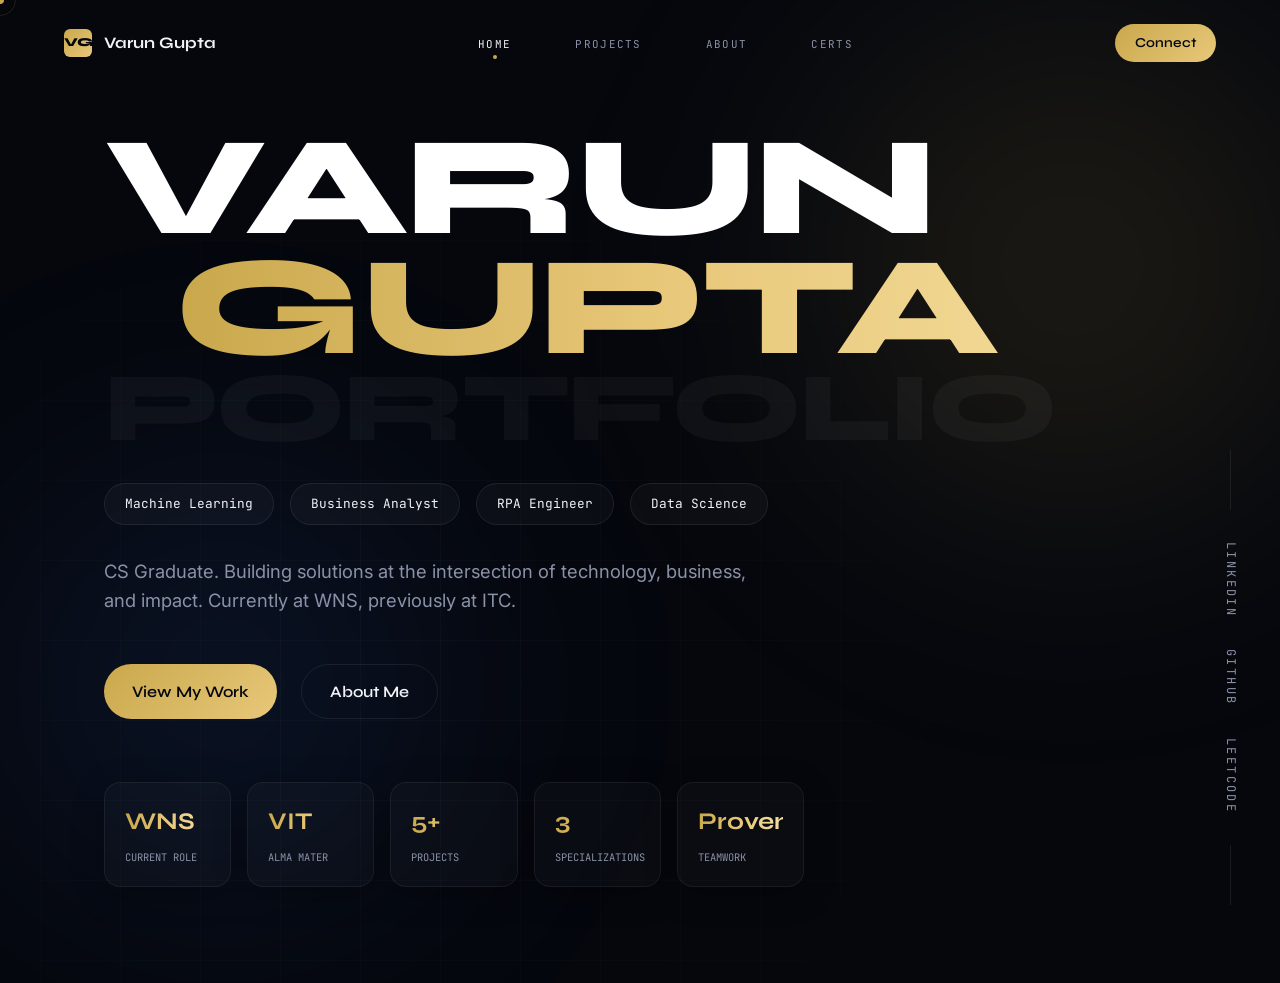
<file: index.html>
<!DOCTYPE html>
<html lang="en">
<head>
    <meta charset="UTF-8">
    <meta name="viewport" content="width=device-width, initial-scale=1.0">
    <title>Varun Gupta | Portfolio</title>
    <link rel="stylesheet" href="assets/shared.css">
    <style>
        .hero {
            display: flex;
            flex-direction: column;
            justify-content: flex-end;
            padding-bottom: 6rem;
            position: relative;
        }
        .live-badge {
            display: inline-flex;
            align-items: center;
            gap: 0.5rem;
            padding: 0.5rem 1rem;
            background: var(--glass);
            border: 1px solid var(--glass-border);
            border-radius: 20px;
            font-family: var(--font-mono);
            font-size: 0.75rem;
            color: var(--text2);
            width: fit-content;
            margin-bottom: 2rem;
        }
        .live-dot {
            width: 6px; height: 6px;
            background: var(--gold);
            border-radius: 50%;
            animation: blink 2s infinite;
        }
        .hero-name {
            font-family: var(--font-display);
            font-size: clamp(4rem, 11vw, 10.5rem);
            font-weight: 800;
            line-height: 0.85;
            margin-bottom: 2rem;
            letter-spacing: -0.02em;
        }
        .name-1 { color: #fff; display: block; }
        .name-2 { display: block; margin-left: 0.5em; }
        .name-3 { color: rgba(255,255,255,0.04); display: block; font-size: 0.7em; }
        
        .roles-row {
            display: flex;
            flex-wrap: wrap;
            gap: 1rem;
            margin-bottom: 2rem;
        }
        .role-pill {
            padding: 0.6rem 1.25rem;
            background: var(--glass);
            border: 1px solid var(--glass-border);
            border-radius: 30px;
            font-family: var(--font-mono);
            font-size: 0.8rem;
            color: var(--text);
            backdrop-filter: blur(10px);
            -webkit-backdrop-filter: blur(10px);
        }
        .hero-desc {
            font-size: 1.15rem;
            color: var(--text2);
            max-width: 650px;
            margin-bottom: 3rem;
            line-height: 1.6;
        }
        .hero-btns {
            display: flex;
            gap: 1.5rem;
            margin-bottom: 4rem;
        }
        .stats-bar {
            display: flex;
            gap: 1rem;
            max-width: 700px;
            flex-wrap: wrap;
        }
        .stat-tile {
            flex: 1;
            min-width: 120px;
            display: flex;
            flex-direction: column;
            gap: 0.5rem;
            padding: 1.25rem;
        }
        .stat-num {
            font-family: var(--font-display);
            font-size: 1.5rem;
            font-weight: 700;
        }
        .stat-label {
            font-family: var(--font-mono);
            font-size: 0.65rem;
            color: var(--text2);
            text-transform: uppercase;
        }
        .social-strip {
            position: fixed;
            right: 2.5rem;
            top: 50%;
            transform: translateY(-50%);
            display: flex;
            flex-direction: column;
            align-items: center;
            gap: 2rem;
            z-index: 100;
        }
        .social-line {
            width: 1px;
            height: 60px;
            background: var(--glass-border);
        }
        .social-strip a {
            writing-mode: vertical-rl;
            text-decoration: none;
            color: var(--text2);
            font-family: var(--font-mono);
            font-size: 0.75rem;
            letter-spacing: 0.2em;
            transition: color 0.3s ease;
            text-transform: uppercase;
        }
        .social-strip a:hover {
            color: var(--gold);
        }
        
        .hero-grid {
            position: absolute;
            top: 0; left: 0; width: 100%; height: 100%;
            background-image: 
              linear-gradient(rgba(255,255,255,0.022) 1px, transparent 1px),
              linear-gradient(90deg, rgba(255,255,255,0.022) 1px, transparent 1px);
            background-size: 80px 80px;
            mask-image: radial-gradient(circle at 30% 70%, black 10%, transparent 70%);
            -webkit-mask-image: radial-gradient(circle at 30% 70%, black 10%, transparent 70%);
            z-index: -1;
            pointer-events: none;
        }

        .scroll-down {
            position: absolute;
            bottom: 2rem;
            right: 0;
            display: flex;
            align-items: center;
            gap: 1rem;
            font-family: var(--font-mono);
            font-size: 0.7rem;
            color: var(--text2);
            text-transform: uppercase;
            letter-spacing: 0.1em;
        }
        .mouse {
            width: 20px;
            height: 32px;
            border: 2px solid var(--text2);
            border-radius: 12px;
            position: relative;
        }
        .mouse-dot {
            width: 4px; height: 4px;
            background: var(--text2);
            border-radius: 50%;
            position: absolute;
            top: 6px; left: 50%;
            margin-left: -2px;
            animation: scrollAnim 1.5s infinite;
        }

        @media (max-width: 900px) {
            .social-strip { display: none; }
            .hero-btns { flex-direction: column; }
            .scroll-down { display: none; }
            .name-2 { margin-left: 0; }
        }
    </style>
</head>
<body>
    <div class="orb orb-gold"></div>
    <div class="orb orb-blue"></div>

    <nav>
        <a href="index.html" class="nav-logo">
            <div class="nav-logo-box">VG</div>
            Varun Gupta
        </a>
        <ul class="nav-links">
            <li><a href="index.html">Home</a></li>
            <li><a href="projects.html">Projects</a></li>
            <li><a href="about.html">About</a></li>
            <li><a href="certifications.html">Certs</a></li>
        </ul>
        <a href="connect.html" class="nav-connect">Connect</a>
    </nav>

    <div class="social-strip reveal rd3">
        <div class="social-line"></div>
        <a href="https://www.linkedin.com/in/varungupta004/" target="_blank">LinkedIn</a>
        <a href="https://github.com/varungupta04" target="_blank">GitHub</a>
        <a href="https://leetcode.com/u/varun_gupta_04/" target="_blank">LeetCode</a>
        <div class="social-line"></div>
    </div>

    <main class="page-wrap hero page-enter">
        <div class="hero-grid"></div>
        


        <h1 class="hero-name reveal rd1">
            <span class="name-1">VARUN</span>
            <span class="name-2 gradient-text">GUPTA</span>
            <span class="name-3">PORTFOLIO</span>
        </h1>

        <div class="roles-row reveal rd2">
            <div class="role-pill">Machine Learning</div>
            <div class="role-pill">Business Analyst</div>
            <div class="role-pill">RPA Engineer</div>
            <div class="role-pill">Data Science</div>
        </div>

        <p class="hero-desc reveal rd2">
            CS Graduate. Building solutions at the intersection of technology, business, and impact. Currently at WNS, previously at ITC.
        </p>

        <div class="hero-btns reveal rd3">
            <a href="projects.html" class="btn-gold">View My Work</a>
            <a href="about.html" class="btn-outline">About Me</a>
        </div>

        <div class="stats-bar reveal rd4">
            <div class="glass-card stat-tile">
                <div class="stat-num gradient-text">WNS</div>
                <div class="stat-label">Current Role</div>
            </div>
            <div class="glass-card stat-tile">
                <div class="stat-num gradient-text">VIT</div>
                <div class="stat-label">Alma Mater</div>
            </div>
            <div class="glass-card stat-tile">
                <div class="stat-num gradient-text">5+</div>
                <div class="stat-label">Projects</div>
            </div>
            <div class="glass-card stat-tile">
                <div class="stat-num gradient-text">3</div>
                <div class="stat-label">Specializations</div>
            </div>
            <div class="glass-card stat-tile">
                <div class="stat-num gradient-text">Proven</div>
                <div class="stat-label">Teamwork</div>
            </div>
        </div>

        <div class="scroll-down reveal rd4">
            Explore
            <div class="mouse">
                <div class="mouse-dot"></div>
            </div>
        </div>
    </main>

    <script src="assets/shared.js"></script>
</body>
</html>
</file>
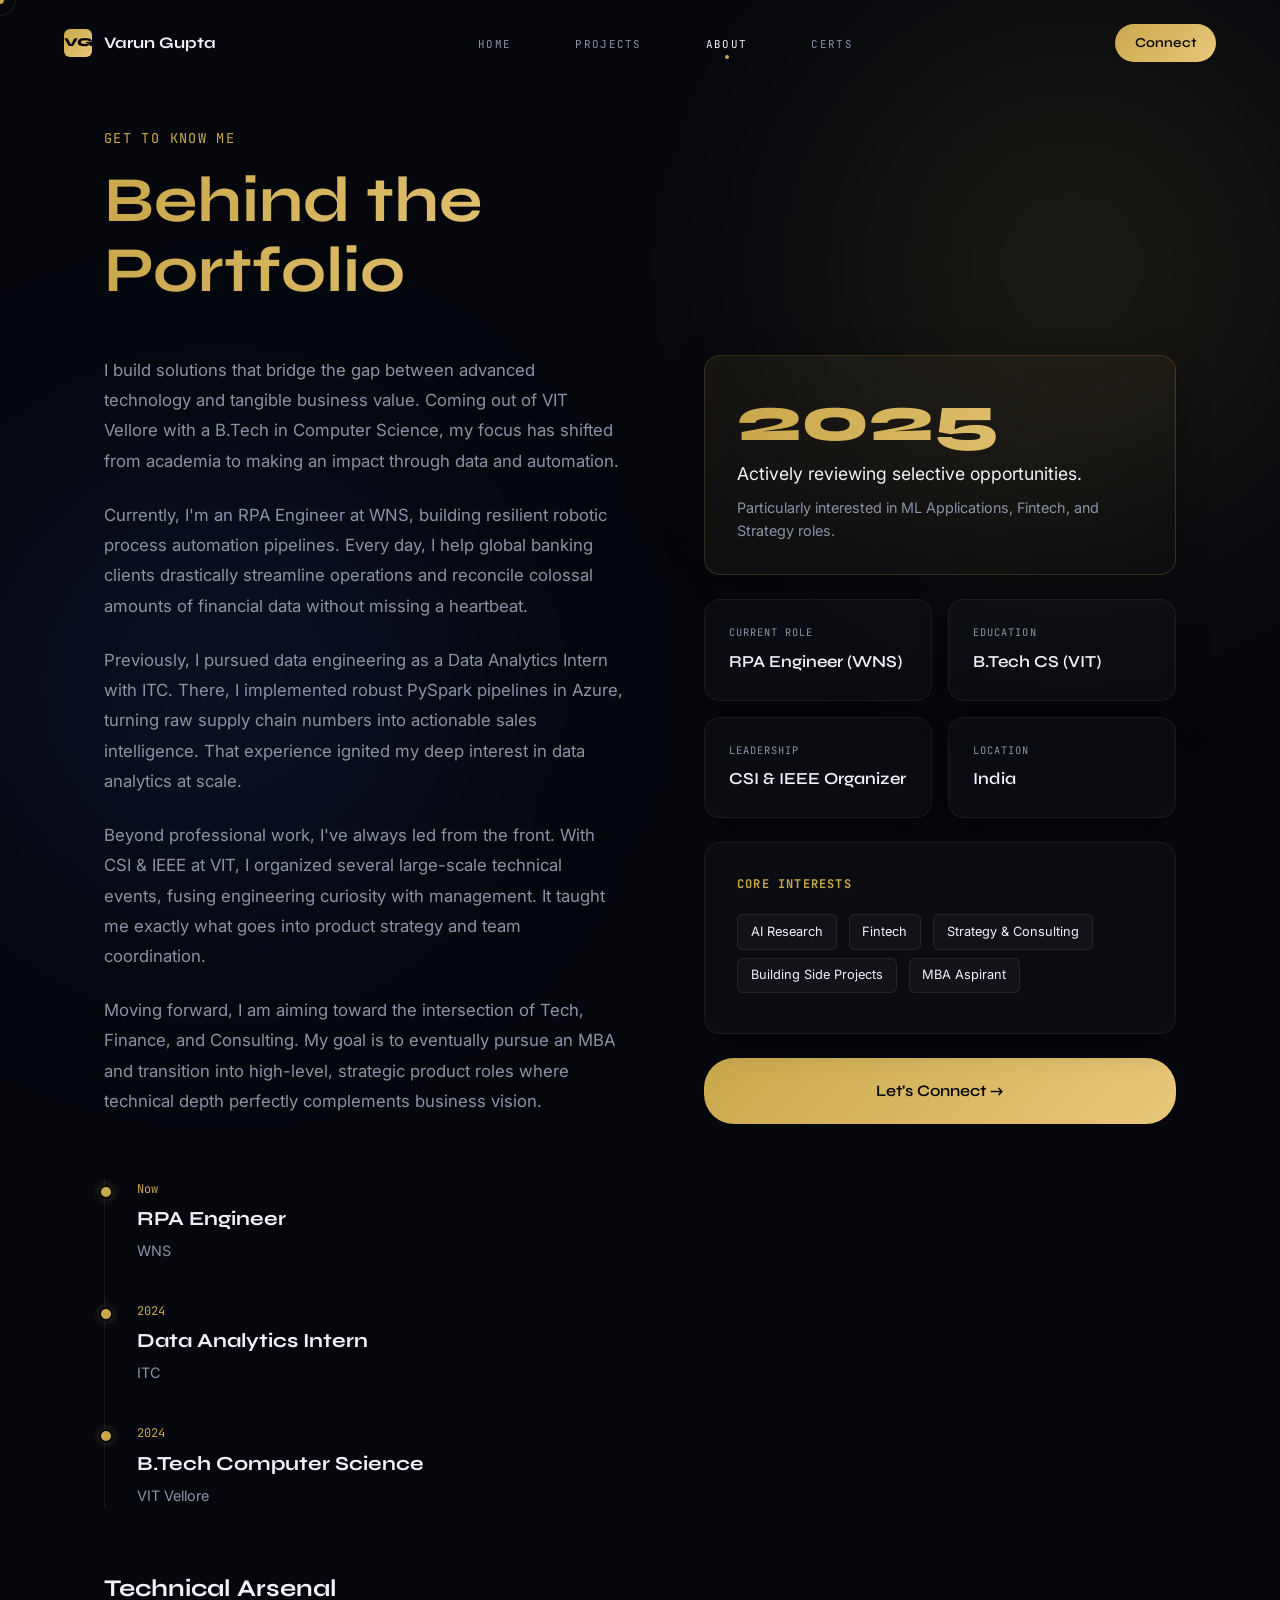
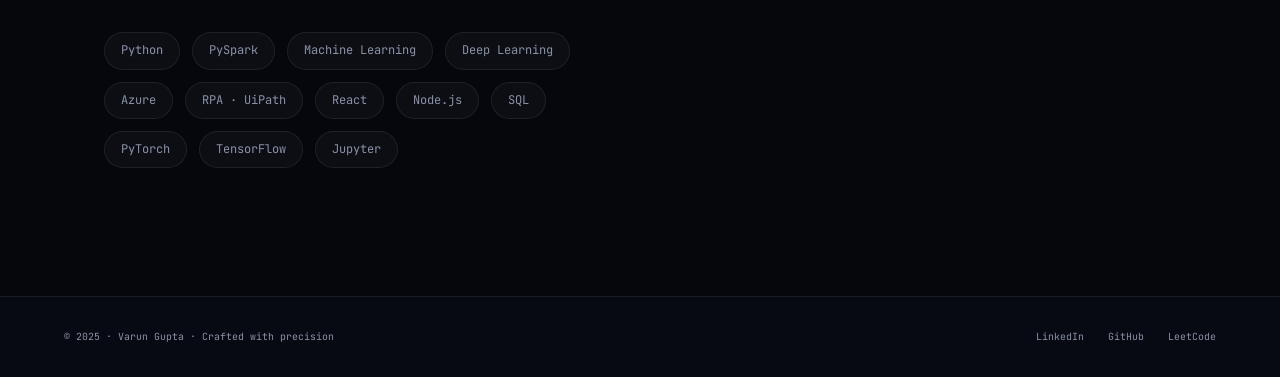
<file: about.html>
<!DOCTYPE html>
<html lang="en">
<head>
    <meta charset="UTF-8">
    <meta name="viewport" content="width=device-width, initial-scale=1.0">
    <title>Varun Gupta | About</title>
    <link rel="stylesheet" href="assets/shared.css">
    <style>
        .about-wrap {
            display: grid;
            grid-template-columns: 1.1fr 1fr;
            gap: 5rem;
            margin-top: 3rem;
            align-items: start;
        }
        
        /* Left Col */
        .bio p {
            font-size: 1.05rem;
            color: var(--text2);
            line-height: 1.8;
            margin-bottom: 1.5rem;
        }

        .timeline {
            margin: 4rem 0;
            position: relative;
            padding-left: 2rem;
            border-left: 1px solid var(--glass-border);
        }
        .node {
            position: relative;
            margin-bottom: 2.5rem;
        }
        .node:last-child { margin-bottom: 0; }
        .node::before {
            content: '';
            position: absolute;
            left: -2.35rem; /* align to border */
            top: 0.3rem;
            width: 10px; height: 10px;
            background: var(--gold);
            border-radius: 50%;
            border: 2px solid var(--bg);
            box-shadow: 0 0 10px rgba(201,168,76,0.3);
        }
        .node-date {
            font-family: var(--font-mono);
            font-size: 0.75rem;
            color: var(--gold);
            margin-bottom: 0.25rem;
        }
        .node-title {
            font-family: var(--font-display);
            font-weight: 700;
            font-size: 1.25rem;
            color: var(--text);
            margin-bottom: 0.25rem;
        }
        .node-sub {
            color: var(--text2);
            font-size: 0.9rem;
        }

        .skills h3 {
            font-family: var(--font-display);
            font-size: 1.5rem;
            margin-bottom: 1.5rem;
        }
        .skills-grid {
            display: flex;
            flex-wrap: wrap;
            gap: 0.75rem;
        }
        .skill-pill {
            padding: 0.5rem 1rem;
            background: var(--glass);
            border: 1px solid var(--glass-border);
            border-radius: 20px;
            font-family: var(--font-mono);
            font-size: 0.75rem;
            color: var(--text2);
            transition: all 0.3s ease;
        }
        .skill-pill:hover {
            border-color: var(--gold);
            color: var(--gold);
        }

        /* Right Col */
        .cards-stack {
            display: flex;
            flex-direction: column;
            gap: 1.5rem;
        }
        .highlight-card {
            background: linear-gradient(145deg, rgba(201,168,76,0.08), rgba(201,168,76,0.02));
            border-color: rgba(201,168,76,0.2);
        }
        .highlight-2025 {
            font-family: var(--font-display);
            font-size: 4rem;
            font-weight: 800;
            line-height: 1;
            margin-bottom: 0.5rem;
            background: linear-gradient(90deg, var(--gold) 0%, var(--gold-light) 100%);
            -webkit-background-clip: text;
            -webkit-text-fill-color: transparent;
            background-clip: text;
        }

        .info-grid {
            display: grid;
            grid-template-columns: 1fr 1fr;
            gap: 1rem;
        }
        .i-card {
            padding: 1.5rem;
            display: flex;
            flex-direction: column;
            gap: 0.5rem;
        }
        .i-label {
            font-family: var(--font-mono);
            font-size: 0.65rem;
            color: var(--text2);
            text-transform: uppercase;
            letter-spacing: 0.1em;
        }
        .i-val {
            font-family: var(--font-display);
            font-weight: 600;
            font-size: 1.05rem;
            color: var(--text);
        }

        .interests-card {
            padding: 2rem;
        }
        .interests-card h4 {
            font-family: var(--font-mono);
            font-size: 0.75rem;
            color: var(--gold);
            text-transform: uppercase;
            letter-spacing: 0.1em;
            margin-bottom: 1.25rem;
        }
        .chip {
            display: inline-block;
            background: rgba(255,255,255,0.03);
            border: 1px solid var(--glass-border);
            padding: 0.4rem 0.8rem;
            border-radius: 6px;
            font-size: 0.8rem;
            margin: 0 0.5rem 0.5rem 0;
            color: var(--text);
        }

        @media (max-width: 900px) {
            .about-wrap { grid-template-columns: 1fr; gap: 4rem; }
            .info-grid { grid-template-columns: 1fr; }
        }
    </style>
</head>
<body>
    <div class="orb orb-gold"></div>
    <div class="orb orb-blue"></div>

    <nav>
        <a href="index.html" class="nav-logo">
            <div class="nav-logo-box">VG</div>
            Varun Gupta
        </a>
        <ul class="nav-links">
            <li><a href="index.html">Home</a></li>
            <li><a href="projects.html">Projects</a></li>
            <li><a href="about.html" class="active">About</a></li>
            <li><a href="certifications.html">Certs</a></li>
        </ul>
        <a href="connect.html" class="nav-connect">Connect</a>
    </nav>

    <main class="page-wrap page-enter">
        <div class="s-label reveal">Get to Know Me</div>
        <h2 class="s-title reveal rd1">Behind the<br>Portfolio</h2>

        <div class="about-wrap">
            <div class="col-left">
                <div class="bio reveal rd2">
                    <p>I build solutions that bridge the gap between advanced technology and tangible business value. Coming out of VIT Vellore with a B.Tech in Computer Science, my focus has shifted from academia to making an impact through data and automation.</p>
                    <p>Currently, I'm an RPA Engineer at WNS, building resilient robotic process automation pipelines. Every day, I help global banking clients drastically streamline operations and reconcile colossal amounts of financial data without missing a heartbeat.</p>
                    <p>Previously, I pursued data engineering as a Data Analytics Intern with ITC. There, I implemented robust PySpark pipelines in Azure, turning raw supply chain numbers into actionable sales intelligence. That experience ignited my deep interest in data analytics at scale.</p>
                    <p>Beyond professional work, I've always led from the front. With CSI & IEEE at VIT, I organized several large-scale technical events, fusing engineering curiosity with management. It taught me exactly what goes into product strategy and team coordination.</p>
                    <p>Moving forward, I am aiming toward the intersection of Tech, Finance, and Consulting. My goal is to eventually pursue an MBA and transition into high-level, strategic product roles where technical depth perfectly complements business vision.</p>
                </div>

                <div class="timeline reveal rd3">
                    <div class="node">
                        <div class="node-date">Now</div>
                        <div class="node-title">RPA Engineer</div>
                        <div class="node-sub">WNS</div>
                    </div>
                    <div class="node">
                        <div class="node-date">2024</div>
                        <div class="node-title">Data Analytics Intern</div>
                        <div class="node-sub">ITC</div>
                    </div>
                    <div class="node">
                        <div class="node-date">2024</div>
                        <div class="node-title">B.Tech Computer Science</div>
                        <div class="node-sub">VIT Vellore</div>
                    </div>
                </div>

                <div class="skills reveal rd4">
                    <h3>Technical Arsenal</h3>
                    <div class="skills-grid">
                        <div class="skill-pill">Python</div>
                        <div class="skill-pill">PySpark</div>
                        <div class="skill-pill">Machine Learning</div>
                        <div class="skill-pill">Deep Learning</div>
                        <div class="skill-pill">Azure</div>
                        <div class="skill-pill">RPA · UiPath</div>
                        <div class="skill-pill">React</div>
                        <div class="skill-pill">Node.js</div>
                        <div class="skill-pill">SQL</div>
                        <div class="skill-pill">PyTorch</div>
                        <div class="skill-pill">TensorFlow</div>
                        <div class="skill-pill">Jupyter</div>
                    </div>
                </div>
            </div>

            <div class="col-right cards-stack reveal rd3">
                <div class="glass-card highlight-card">
                    <div class="highlight-2025">2025</div>
                    <p style="color:var(--text); font-size:1.1rem; margin-bottom:0.5rem;">Actively reviewing selective opportunities.</p>
                    <p style="color:var(--text2); font-size:0.9rem;">Particularly interested in ML Applications, Fintech, and Strategy roles.</p>
                </div>

                <div class="info-grid">
                    <div class="glass-card i-card">
                        <div class="i-label">Current Role</div>
                        <div class="i-val">RPA Engineer (WNS)</div>
                    </div>
                    <div class="glass-card i-card">
                        <div class="i-label">Education</div>
                        <div class="i-val">B.Tech CS (VIT)</div>
                    </div>
                    <div class="glass-card i-card">
                        <div class="i-label">Leadership</div>
                        <div class="i-val">CSI & IEEE Organizer</div>
                    </div>
                    <div class="glass-card i-card">
                        <div class="i-label">Location</div>
                        <div class="i-val">India</div>
                    </div>
                </div>

                <div class="glass-card interests-card">
                    <h4>Core Interests</h4>
                    <div class="chip">AI Research</div>
                    <div class="chip">Fintech</div>
                    <div class="chip">Strategy & Consulting</div>
                    <div class="chip">Building Side Projects</div>
                    <div class="chip">MBA Aspirant</div>
                </div>

                <a href="connect.html" class="btn-gold" style="width: 100%; padding: 1.25rem;">Let's Connect →</a>
            </div>
        </div>
    </main>

    <footer>
        <div class="footer-left">© 2025 · Varun Gupta · Crafted with precision</div>
        <div class="footer-links">
            <a href="https://www.linkedin.com/in/varungupta004/" target="_blank">LinkedIn</a>
            <a href="https://github.com/varungupta04" target="_blank">GitHub</a>
            <a href="https://leetcode.com/u/varun_gupta_04/" target="_blank">LeetCode</a>
        </div>
    </footer>

    <script src="assets/shared.js"></script>
</body>
</html>
</file>
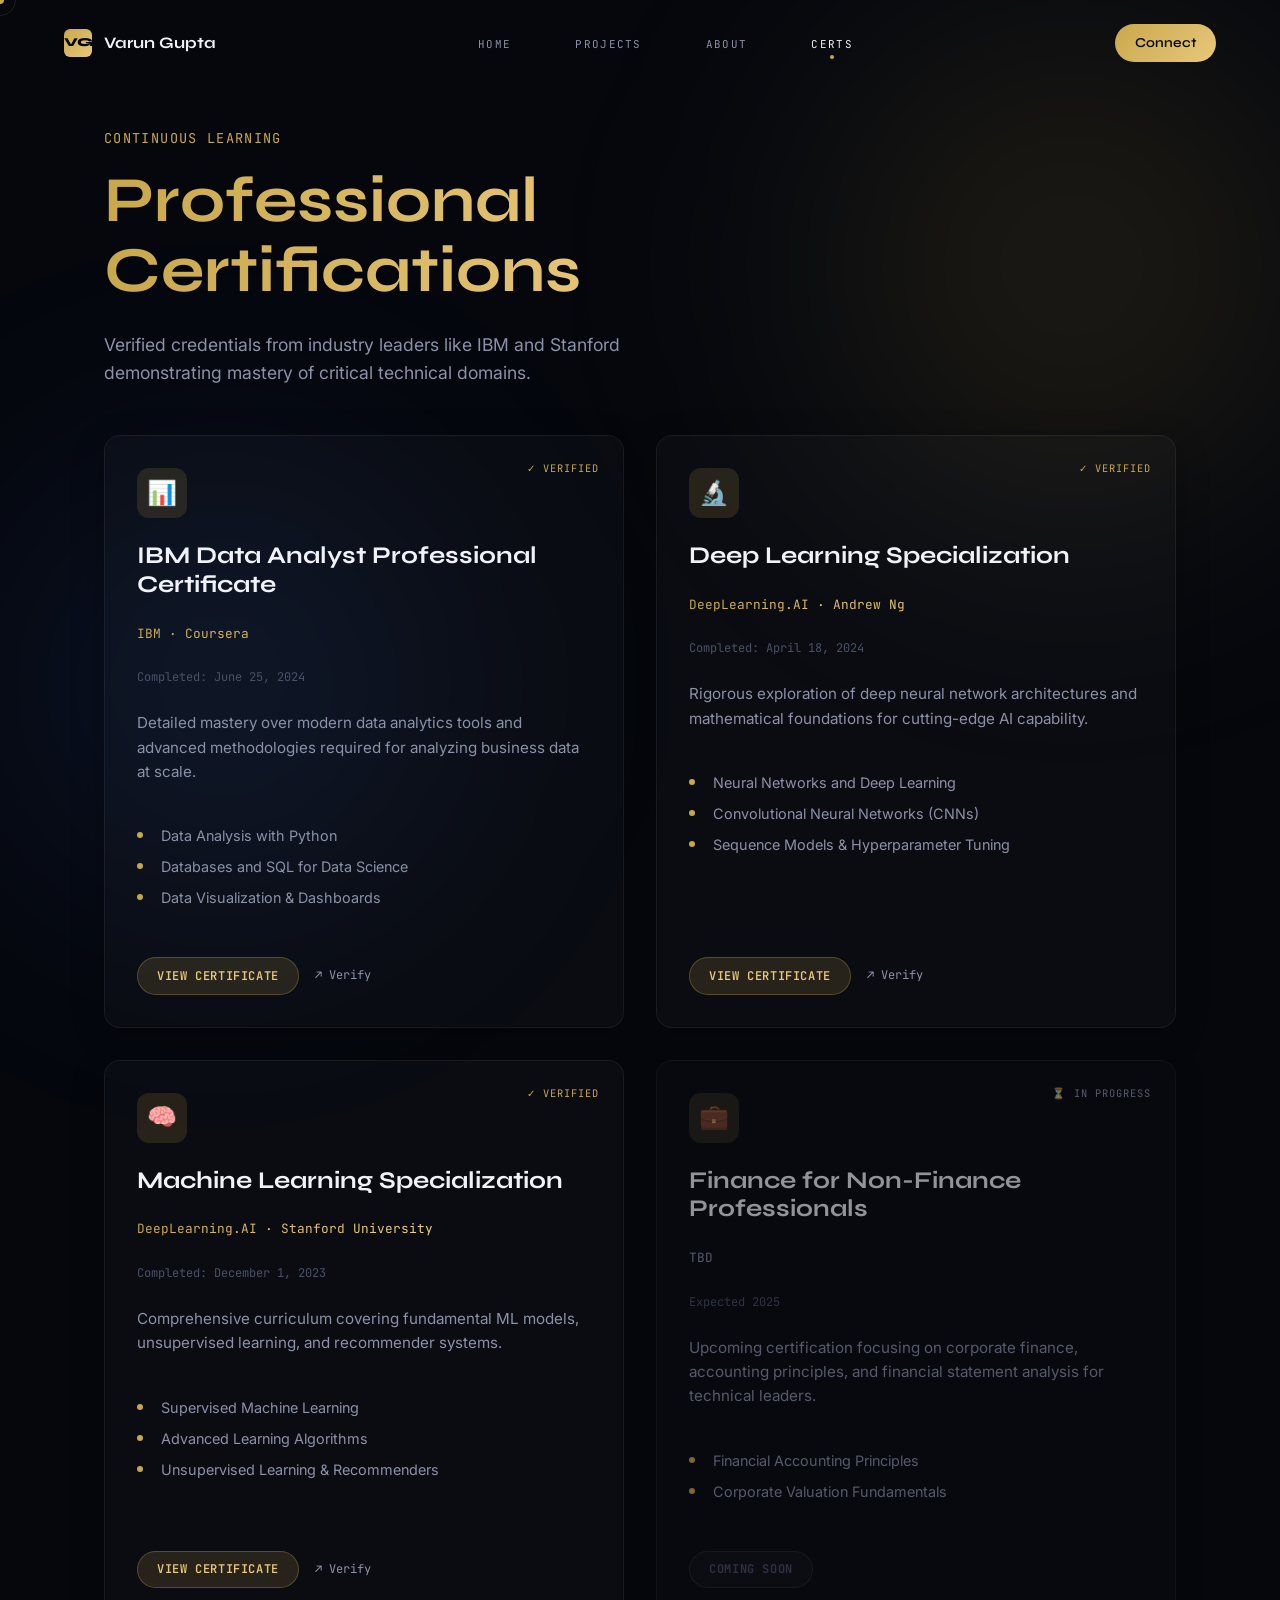
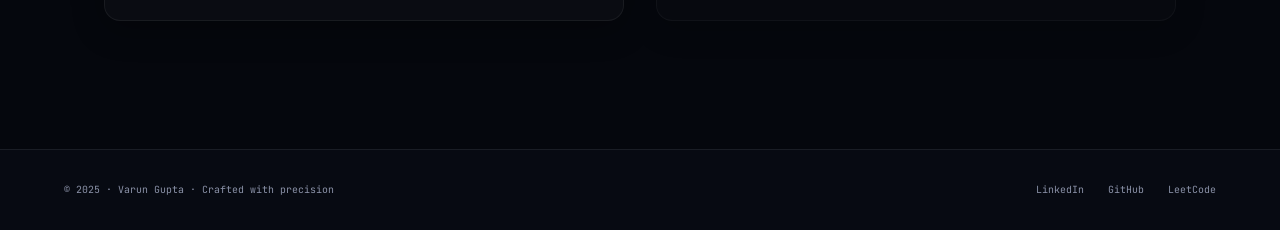
<file: certifications.html>
<!DOCTYPE html>
<html lang="en">
<head>
    <meta charset="UTF-8">
    <meta name="viewport" content="width=device-width, initial-scale=1.0">
    <title>Varun Gupta | Certifications</title>
    <link rel="stylesheet" href="assets/shared.css">
    <style>
        .certs-grid {
            display: grid;
            grid-template-columns: 1fr 1fr;
            gap: 2rem;
            margin-top: 3rem;
        }

        .cert-card {
            position: relative;
            display: flex;
            flex-direction: column;
            gap: 1.5rem;
            cursor: none; /* handled by shared.js */
        }

        .cert-card:hover {
            background: rgba(255,255,255,0.04);
        }

        .cert-card.disabled {
            opacity: 0.6;
            cursor: not-allowed !important;
            pointer-events: none;
        }

        .status-badge {
            position: absolute;
            top: 1.5rem; right: 1.5rem;
            font-family: var(--font-mono);
            font-size: 0.65rem;
            text-transform: uppercase;
            letter-spacing: 0.1em;
            display: flex;
            align-items: center;
            gap: 0.4rem;
        }
        .status-verified { color: var(--gold); }
        .status-progress { color: var(--text2); }

        .cert-icon {
            width: 50px; height: 50px;
            background: var(--gold-dim);
            border-radius: 12px;
            display: flex;
            align-items: center;
            justify-content: center;
            font-size: 1.5rem;
        }

        .cert-title {
            font-family: var(--font-display);
            font-size: 1.5rem;
            font-weight: 700;
            line-height: 1.2;
        }

        .cert-issuer {
            font-family: var(--font-mono);
            font-size: 0.8rem;
            margin-bottom: 0.5rem;
        }

        .cert-date {
            font-family: var(--font-mono);
            font-size: 0.75rem;
            color: var(--text3);
            margin-top: -0.5rem;
        }

        .cert-desc {
            color: var(--text2);
            font-size: 0.95rem;
            line-height: 1.6;
        }

        .course-list {
            list-style: none;
            margin-top: 1rem;
            display: flex;
            flex-direction: column;
            gap: 0.5rem;
        }
        .course-list li {
            position: relative;
            padding-left: 1.5rem;
            color: var(--text2);
            font-size: 0.9rem;
        }
        .course-list li::before {
            content: '';
            position: absolute;
            left: 0; top: 0.5rem;
            width: 6px; height: 6px;
            background: var(--gold);
            border-radius: 50%;
        }

        .cert-actions {
            margin-top: auto;
            padding-top: 1.5rem;
            display: flex;
            align-items: center;
            gap: 1rem;
        }

        .btn-view {
            background: rgba(201,168,76,0.15);
            color: var(--gold-light);
            padding: 0.6rem 1.2rem;
            border-radius: 30px;
            font-family: var(--font-mono);
            font-size: 0.75rem;
            text-decoration: none;
            text-transform: uppercase;
            letter-spacing: 0.05em;
            transition: all 0.3s ease;
            border: 1px solid rgba(201,168,76,0.3);
            font-weight: 600;
        }
        .cert-card:not(.disabled):hover .btn-view {
            background: var(--gold);
            color: var(--bg);
        }

        .verify-link {
            font-family: var(--font-mono);
            font-size: 0.75rem;
            color: var(--text2);
            text-decoration: none;
            transition: color 0.3s ease;
        }
        .verify-link:hover {
            color: var(--gold);
        }

        /* Modal */
        #pdf-modal {
            position: fixed;
            top: 0; left: 0; width: 100vw; height: 100vh;
            background: rgba(0,0,0,0.8);
            backdrop-filter: blur(16px);
            -webkit-backdrop-filter: blur(16px);
            z-index: 99999;
            display: flex;
            align-items: center;
            justify-content: center;
            opacity: 0;
            pointer-events: none;
            transition: opacity 0.4s ease;
        }
        #pdf-modal.active {
            opacity: 1;
            pointer-events: auto;
        }
        
        .modal-box {
            width: min(900px, 96vw);
            height: min(750px, 92vh);
            background: var(--bg2);
            border: 1px solid var(--glass-border);
            border-radius: 18px;
            display: flex;
            flex-direction: column;
            transform: scale(0.95);
            transition: transform 0.4s cubic-bezier(0.175, 0.885, 0.32, 1.275);
            overflow: hidden;
            position: relative;
        }
        #pdf-modal.active .modal-box {
            transform: scale(1);
        }

        .modal-header {
            padding: 1.5rem 2rem;
            border-bottom: 1px solid var(--glass-border);
            display: flex;
            justify-content: space-between;
            align-items: center;
            background: rgba(255,255,255,0.02);
        }

        .modal-title-area {
            display: flex;
            flex-direction: column;
            gap: 0.25rem;
        }
        .modal-title {
            font-family: var(--font-display);
            font-weight: 700;
            font-size: 1.2rem;
        }
        .modal-subtitle {
            font-family: var(--font-mono);
            font-size: 0.75rem;
            color: var(--gold);
            text-transform: uppercase;
        }

        .modal-actions {
            display: flex;
            align-items: center;
            gap: 1.5rem;
        }
        .m-link {
            font-family: var(--font-mono);
            font-size: 0.8rem;
            color: var(--text2);
            text-decoration: none;
            transition: color 0.3s ease;
        }
        .m-link:hover { color: var(--gold); }
        .m-close {
            background: transparent;
            border: none;
            color: var(--text);
            font-size: 1.5rem;
            cursor: none;
            transition: color 0.3s ease;
        }
        .m-close:hover { color: var(--gold); }

        .modal-body {
            flex: 1;
            position: relative;
            background: #1e1e1e; /* dark bg for iframe */
        }
        .modal-body iframe {
            width: 100%;
            height: 100%;
            border: none;
        }

        .spinner {
            position: absolute;
            top: 50%; left: 50%;
            transform: translate(-50%, -50%);
            width: 40px; height: 40px;
            border: 3px solid rgba(255,255,255,0.1);
            border-top-color: var(--gold);
            border-radius: 50%;
            animation: spin 1s linear infinite;
        }
        @keyframes spin { 100% { transform: translate(-50%, -50%) rotate(360deg); } }

        @media (max-width: 900px) {
            .certs-grid { grid-template-columns: 1fr; }
            .modal-actions { gap: 1rem; }
            .m-link { display: none; } /* hide extra links on mobile for space */
        }
    </style>
</head>
<body>
    <div class="orb orb-gold"></div>
    <div class="orb orb-blue"></div>

    <nav>
        <a href="index.html" class="nav-logo">
            <div class="nav-logo-box">VG</div>
            Varun Gupta
        </a>
        <ul class="nav-links">
            <li><a href="index.html">Home</a></li>
            <li><a href="projects.html">Projects</a></li>
            <li><a href="about.html">About</a></li>
            <li><a href="certifications.html" class="active">Certs</a></li>
        </ul>
        <a href="connect.html" class="nav-connect">Connect</a>
    </nav>

    <main class="page-wrap page-enter">
        <div class="s-label reveal">Continuous Learning</div>
        <h2 class="s-title reveal rd1">Professional<br>Certifications</h2>
        <p class="s-sub reveal rd2">Verified credentials from industry leaders like IBM and Stanford demonstrating mastery of critical technical domains.</p>

        <div class="certs-grid reveal rd3">
            <!-- Cert 1 -->
            <div class="glass-card cert-card clickable" data-pdf="certs/ibm-data-analyst.pdf" data-title="IBM Data Analyst Professional" data-issuer="IBM · Coursera" data-verify="https://coursera.org/verify/professional-cert/UFYJ8HJQYX3Q">
                <div class="status-badge status-verified">✓ Verified</div>
                <div class="cert-icon">📊</div>
                <div class="cert-title">IBM Data Analyst Professional Certificate</div>
                <div class="cert-issuer gradient-text">IBM · Coursera</div>
                <div class="cert-date">Completed: June 25, 2024</div>
                <div class="cert-desc">Detailed mastery over modern data analytics tools and advanced methodologies required for analyzing business data at scale.</div>
                <ul class="course-list">
                    <li>Data Analysis with Python</li>
                    <li>Databases and SQL for Data Science</li>
                    <li>Data Visualization & Dashboards</li>
                </ul>
                <div class="cert-actions">
                    <button class="btn-view">View Certificate</button>
                    <a href="https://coursera.org/verify/professional-cert/UFYJ8HJQYX3Q" target="_blank" class="verify-link" onclick="event.stopPropagation()">↗ Verify</a>
                </div>
            </div>

            <!-- Cert 2 -->
            <div class="glass-card cert-card clickable" data-pdf="certs/deep-learning.pdf" data-title="Deep Learning Specialization" data-issuer="DeepLearning.AI · Andrew Ng" data-verify="https://coursera.org/verify/specialization/ZZBV23HCX6ZM">
                <div class="status-badge status-verified">✓ Verified</div>
                <div class="cert-icon">🔬</div>
                <div class="cert-title">Deep Learning Specialization</div>
                <div class="cert-issuer gradient-text">DeepLearning.AI · Andrew Ng</div>
                <div class="cert-date">Completed: April 18, 2024</div>
                <div class="cert-desc">Rigorous exploration of deep neural network architectures and mathematical foundations for cutting-edge AI capability.</div>
                <ul class="course-list">
                    <li>Neural Networks and Deep Learning</li>
                    <li>Convolutional Neural Networks (CNNs)</li>
                    <li>Sequence Models & Hyperparameter Tuning</li>
                </ul>
                <div class="cert-actions">
                    <button class="btn-view">View Certificate</button>
                    <a href="https://coursera.org/verify/specialization/ZZBV23HCX6ZM" target="_blank" class="verify-link" onclick="event.stopPropagation()">↗ Verify</a>
                </div>
            </div>

            <!-- Cert 3 -->
            <div class="glass-card cert-card clickable" data-pdf="certs/ml-specialization.pdf" data-title="Machine Learning Specialization" data-issuer="Stanford University" data-verify="https://coursera.org/verify/specialization/4YE47DGCSVTP">
                <div class="status-badge status-verified">✓ Verified</div>
                <div class="cert-icon">🧠</div>
                <div class="cert-title">Machine Learning Specialization</div>
                <div class="cert-issuer gradient-text">DeepLearning.AI · Stanford University</div>
                <div class="cert-date">Completed: December 1, 2023</div>
                <div class="cert-desc">Comprehensive curriculum covering fundamental ML models, unsupervised learning, and recommender systems.</div>
                <ul class="course-list">
                    <li>Supervised Machine Learning</li>
                    <li>Advanced Learning Algorithms</li>
                    <li>Unsupervised Learning & Recommenders</li>
                </ul>
                <div class="cert-actions">
                    <button class="btn-view">View Certificate</button>
                    <a href="https://coursera.org/verify/specialization/4YE47DGCSVTP" target="_blank" class="verify-link" onclick="event.stopPropagation()">↗ Verify</a>
                </div>
            </div>

            <!-- Cert 4 Placeholder -->
            <div class="glass-card cert-card disabled">
                <div class="status-badge status-progress">⏳ In Progress</div>
                <div class="cert-icon" style="color:var(--text2)">💼</div>
                <div class="cert-title">Finance for Non-Finance Professionals</div>
                <div class="cert-issuer" style="color:var(--text2)">TBD</div>
                <div class="cert-date">Expected 2025</div>
                <div class="cert-desc">Upcoming certification focusing on corporate finance, accounting principles, and financial statement analysis for technical leaders.</div>
                <ul class="course-list">
                    <li>Financial Accounting Principles</li>
                    <li>Corporate Valuation Fundamentals</li>
                </ul>
                <div class="cert-actions">
                    <button class="btn-view" style="color:var(--text3); border-color:var(--glass-border); background:var(--glass)">Coming Soon</button>
                </div>
            </div>
        </div>
    </main>

    <footer>
        <div class="footer-left">© 2025 · Varun Gupta · Crafted with precision</div>
        <div class="footer-links">
            <a href="https://www.linkedin.com/in/varungupta004/" target="_blank">LinkedIn</a>
            <a href="https://github.com/varungupta04" target="_blank">GitHub</a>
            <a href="https://leetcode.com/u/varun_gupta_04/" target="_blank">LeetCode</a>
        </div>
    </footer>

    <!-- PDF Modal -->
    <div id="pdf-modal">
        <div class="modal-box" id="modal-box">
            <div class="modal-header">
                <div class="modal-title-area">
                    <span class="modal-title" id="m-title">Cert Name</span>
                    <span class="modal-subtitle" id="m-issuer">Issuer Name</span>
                </div>
                <div class="modal-actions">
                    <a href="#" target="_blank" class="m-link" id="m-verify">↗ Verify Online</a>
                    <a href="#" download class="m-link" id="m-download">↓ Download</a>
                    <button class="m-close" id="m-close-btn">&times;</button>
                </div>
            </div>
            <div class="modal-body">
                <div class="spinner" id="m-spinner"></div>
                <iframe id="m-iframe" src="" onload="document.getElementById('m-spinner').style.display='none'"></iframe>
            </div>
        </div>
    </div>

    <script src="assets/shared.js"></script>
    <script>
        const modal = document.getElementById('pdf-modal');
        const modalBox = document.getElementById('modal-box');
        const closeBtn = document.getElementById('m-close-btn');
        const mTitle = document.getElementById('m-title');
        const mIssuer = document.getElementById('m-issuer');
        const mVerify = document.getElementById('m-verify');
        const mDownload = document.getElementById('m-download');
        const mIframe = document.getElementById('m-iframe');
        const mSpinner = document.getElementById('m-spinner');

        function openModal(pdf, title, issuer, verify) {
            mTitle.textContent = title;
            mIssuer.textContent = issuer;
            mVerify.href = verify;
            mDownload.href = pdf;
            
            mSpinner.style.display = 'block';
            mIframe.src = pdf; // Will trigger onload to hide spinner
            
            modal.classList.add('active');
            document.body.style.overflow = 'hidden';
            
            // Re-apply hover context to modal buttons
            setTimeout(() => {
                document.body.classList.remove('hovering');
            }, 50);
        }

        function closeModal() {
            modal.classList.remove('active');
            document.body.style.overflow = '';
            setTimeout(() => {
                mIframe.src = ''; // Clear memory
            }, 400);
        }

        // Attach listeners
        document.querySelectorAll('.cert-card:not(.disabled)').forEach(card => {
            card.addEventListener('click', () => {
                openModal(
                    card.dataset.pdf,
                    card.dataset.title,
                    card.dataset.issuer,
                    card.dataset.verify
                );
            });
        });

        closeBtn.addEventListener('click', closeModal);
        
        modal.addEventListener('click', (e) => {
            if(e.target === modal) closeModal();
        });

        document.addEventListener('keydown', (e) => {
            if(e.key === 'Escape' && modal.classList.contains('active')) {
                closeModal();
            }
        });
    </script>
</body>
</html>
</file>
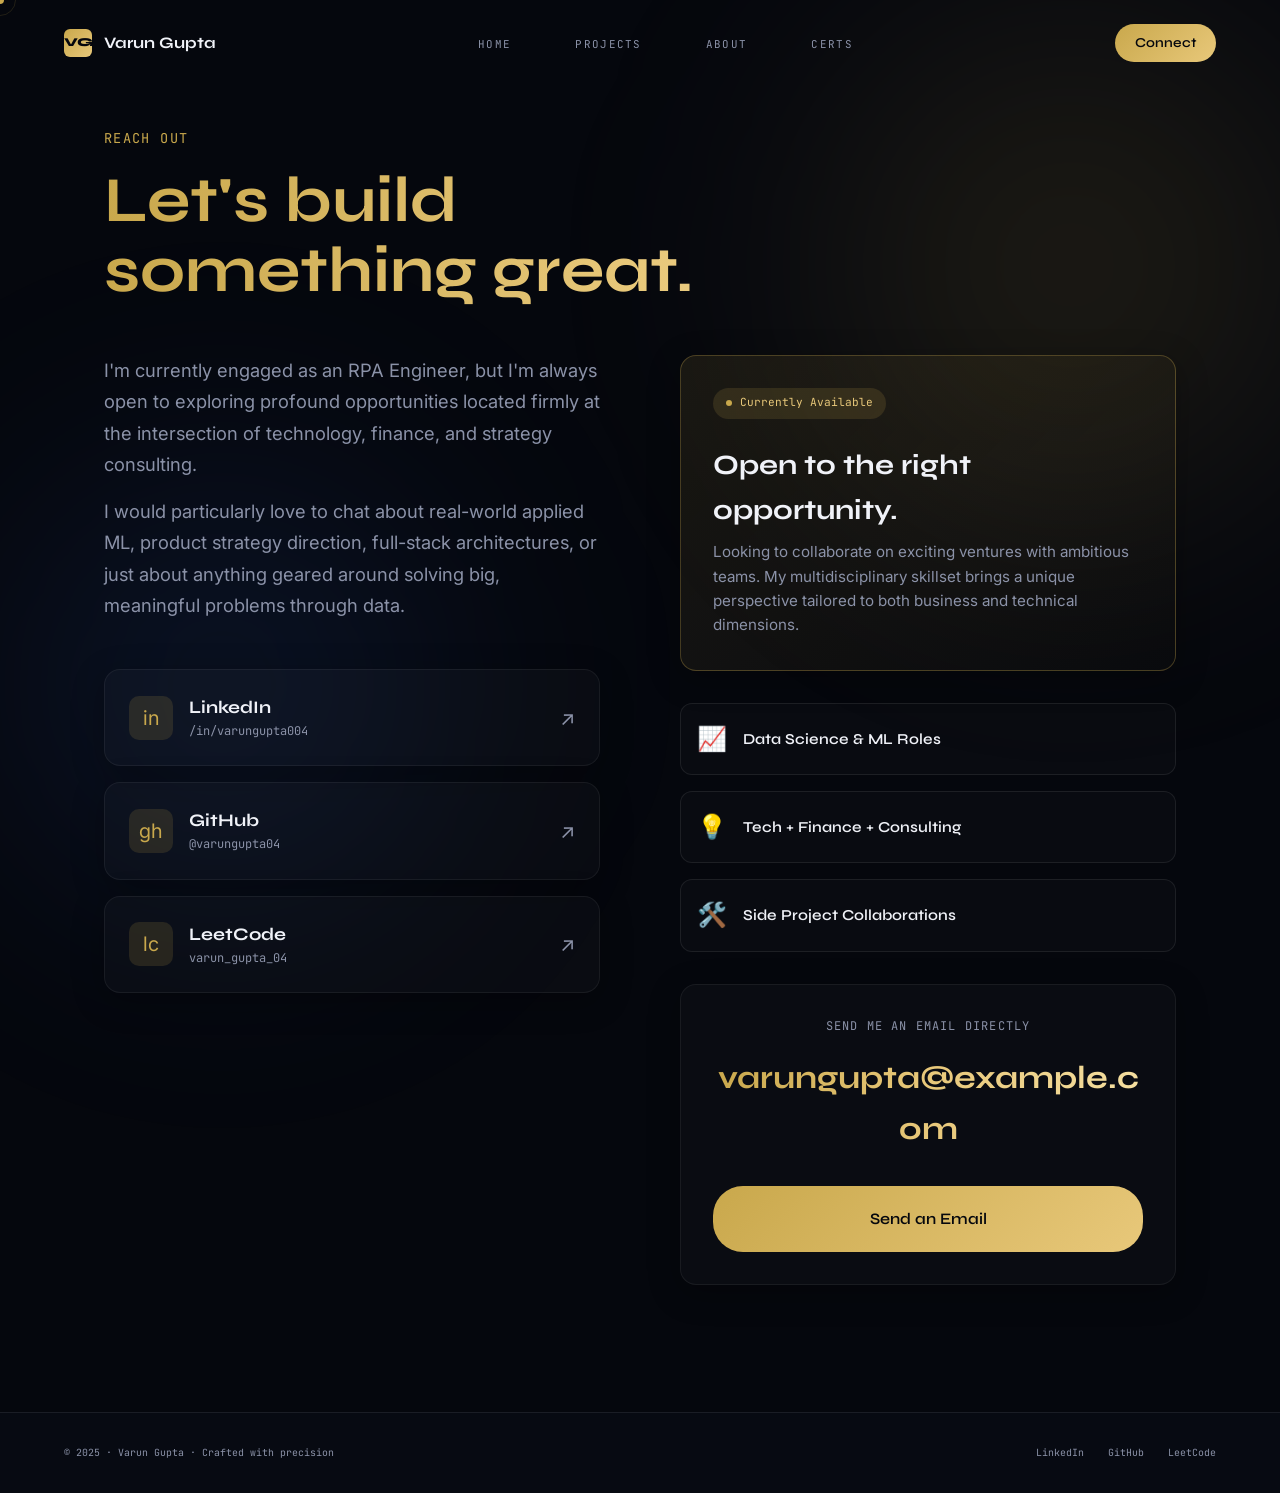
<file: connect.html>
<!DOCTYPE html>
<html lang="en">
<head>
    <meta charset="UTF-8">
    <meta name="viewport" content="width=device-width, initial-scale=1.0">
    <title>Varun Gupta | Connect</title>
    <link rel="stylesheet" href="assets/shared.css">
    <style>
        .connect-wrap {
            display: grid;
            grid-template-columns: 1fr 1fr;
            gap: 5rem;
            margin-top: 3rem;
        }

        /* Left Col */
        .connect-bio {
            color: var(--text2);
            font-size: 1.15rem;
            line-height: 1.7;
            margin-bottom: 3rem;
            max-width: 500px;
        }

        .social-cards {
            display: flex;
            flex-direction: column;
            gap: 1rem;
        }

        .soc-card {
            display: flex;
            align-items: center;
            justify-content: space-between;
            padding: 1.5rem;
            text-decoration: none;
            color: var(--text);
            transition: background 0.3s ease, transform 0.3s ease;
        }

        .soc-card:hover {
            transform: translateY(-4px);
            background: rgba(255,255,255,0.06);
        }

        .soc-info {
            display: flex;
            align-items: center;
            gap: 1rem;
        }

        .soc-icon {
            width: 44px; height: 44px;
            background: var(--gold-dim);
            border-radius: 10px;
            display: flex;
            align-items: center;
            justify-content: center;
            color: var(--gold);
            font-size: 1.25rem;
        }

        .soc-titles {
            display: flex;
            flex-direction: column;
        }
        .soc-name {
            font-family: var(--font-display);
            font-weight: 700;
            font-size: 1.1rem;
        }
        .soc-handle {
            font-family: var(--font-mono);
            font-size: 0.75rem;
            color: var(--text2);
        }

        .soc-arrow {
            font-size: 1.25rem;
            color: var(--text2);
            transition: transform 0.3s ease, color 0.3s ease;
        }
        .soc-card:hover .soc-arrow {
            transform: translate(2px, -2px);
            color: var(--gold);
        }

        /* Right Col */
        .avail-card {
            background: linear-gradient(135deg, rgba(201,168,76,0.1), rgba(201,168,76,0.02));
            border-color: rgba(201,168,76,0.3);
            margin-bottom: 2rem;
        }
        .avail-badge {
            display: inline-flex;
            align-items: center;
            gap: 0.5rem;
            background: rgba(201,168,76,0.15);
            padding: 0.4rem 0.8rem;
            border-radius: 20px;
            font-family: var(--font-mono);
            font-size: 0.7rem;
            color: var(--gold-light);
            margin-bottom: 1.5rem;
        }
        .avail-badge .dot {
            width: 6px; height: 6px;
            background: var(--gold);
            border-radius: 50%;
            animation: blink 2s infinite;
        }
        .avail-title {
            font-family: var(--font-display);
            font-size: 1.75rem;
            font-weight: 700;
            margin-bottom: 0.5rem;
        }
        .avail-desc {
            color: var(--text2);
            font-size: 0.95rem;
            line-height: 1.6;
        }

        .interest-list {
            display: flex;
            flex-direction: column;
            gap: 1rem;
            margin-bottom: 2rem;
        }
        .int-card {
            display: flex;
            align-items: center;
            gap: 1rem;
            padding: 1rem;
            background: rgba(255,255,255,0.02);
            border: 1px solid var(--glass-border);
            border-radius: 12px;
        }
        .int-icon { font-size: 1.5rem; }
        .int-name { font-family: var(--font-display); font-weight: 600; font-size: 0.95rem; }

        .email-card {
            text-align: center;
            padding: 2rem;
        }
        .email-label {
            font-family: var(--font-mono);
            font-size: 0.75rem;
            color: var(--text2);
            text-transform: uppercase;
            letter-spacing: 0.1em;
            margin-bottom: 1rem;
        }
        .email-val {
            font-family: var(--font-display);
            font-size: clamp(1.5rem, 3vw, 2rem);
            font-weight: 700;
            margin-bottom: 2rem;
            word-break: break-all;
        }

        .btn-full {
            width: 100%;
            padding: 1.25rem;
        }

        @media (max-width: 900px) {
            .connect-wrap { grid-template-columns: 1fr; gap: 4rem; }
        }
    </style>
</head>
<body>
    <div class="orb orb-gold"></div>
    <div class="orb orb-blue"></div>

    <nav>
        <a href="index.html" class="nav-logo">
            <div class="nav-logo-box">VG</div>
            Varun Gupta
        </a>
        <ul class="nav-links">
            <li><a href="index.html">Home</a></li>
            <li><a href="projects.html">Projects</a></li>
            <li><a href="about.html">About</a></li>
            <li><a href="certifications.html">Certs</a></li>
        </ul>
        <a href="connect.html" class="nav-connect">Connect</a>
    </nav>

    <main class="page-wrap page-enter">
        <div class="s-label reveal">Reach Out</div>
        <h2 class="s-title reveal rd1">Let's build<br>something great.</h2>

        <div class="connect-wrap">
            <div class="col-left">
                <div class="connect-bio reveal rd2">
                    <p style="margin-bottom: 1rem;">I'm currently engaged as an RPA Engineer, but I'm always open to exploring profound opportunities located firmly at the intersection of technology, finance, and strategy consulting.</p>
                    <p>I would particularly love to chat about real-world applied ML, product strategy direction, full-stack architectures, or just about anything geared around solving big, meaningful problems through data.</p>
                </div>

                <div class="social-cards reveal rd3">
                    <a href="https://www.linkedin.com/in/varungupta004/" target="_blank" class="glass-card soc-card">
                        <div class="soc-info">
                            <div class="soc-icon">in</div>
                            <div class="soc-titles">
                                <div class="soc-name">LinkedIn</div>
                                <div class="soc-handle">/in/varungupta004</div>
                            </div>
                        </div>
                        <div class="soc-arrow">↗</div>
                    </a>
                    <a href="https://github.com/varungupta04" target="_blank" class="glass-card soc-card">
                        <div class="soc-info">
                            <div class="soc-icon">gh</div>
                            <div class="soc-titles">
                                <div class="soc-name">GitHub</div>
                                <div class="soc-handle">@varungupta04</div>
                            </div>
                        </div>
                        <div class="soc-arrow">↗</div>
                    </a>
                    <a href="https://leetcode.com/u/varun_gupta_04/" target="_blank" class="glass-card soc-card">
                        <div class="soc-info">
                            <div class="soc-icon">lc</div>
                            <div class="soc-titles">
                                <div class="soc-name">LeetCode</div>
                                <div class="soc-handle">varun_gupta_04</div>
                            </div>
                        </div>
                        <div class="soc-arrow">↗</div>
                    </a>
                </div>
            </div>

            <div class="col-right reveal rd4">
                <div class="glass-card avail-card">
                    <div class="avail-badge">
                        <div class="dot"></div>
                        Currently Available
                    </div>
                    <div class="avail-title">Open to the right opportunity.</div>
                    <div class="avail-desc">Looking to collaborate on exciting ventures with ambitious teams. My multidisciplinary skillset brings a unique perspective tailored to both business and technical dimensions.</div>
                </div>

                <div class="interest-list">
                    <div class="int-card">
                        <div class="int-icon">📈</div>
                        <div class="int-name">Data Science & ML Roles</div>
                    </div>
                    <div class="int-card">
                        <div class="int-icon">💡</div>
                        <div class="int-name">Tech + Finance + Consulting</div>
                    </div>
                    <div class="int-card">
                        <div class="int-icon">🛠️</div>
                        <div class="int-name">Side Project Collaborations</div>
                    </div>
                </div>

                <div class="glass-card email-card">
                    <div class="email-label">Send me an email directly</div>
                    <!-- ⚠ NOTE: Replace this placeholder email address with real address before deploying -->
                    <div class="email-val gradient-text">varungupta@example.com</div>
                    <a href="mailto:varungupta@example.com" class="btn-gold btn-full">Send an Email</a>
                </div>
            </div>
        </div>
    </main>

    <footer>
        <div class="footer-left">© 2025 · Varun Gupta · Crafted with precision</div>
        <div class="footer-links">
            <a href="https://www.linkedin.com/in/varungupta004/" target="_blank">LinkedIn</a>
            <a href="https://github.com/varungupta04" target="_blank">GitHub</a>
            <a href="https://leetcode.com/u/varun_gupta_04/" target="_blank">LeetCode</a>
        </div>
    </footer>

    <script src="assets/shared.js"></script>
</body>
</html>
</file>
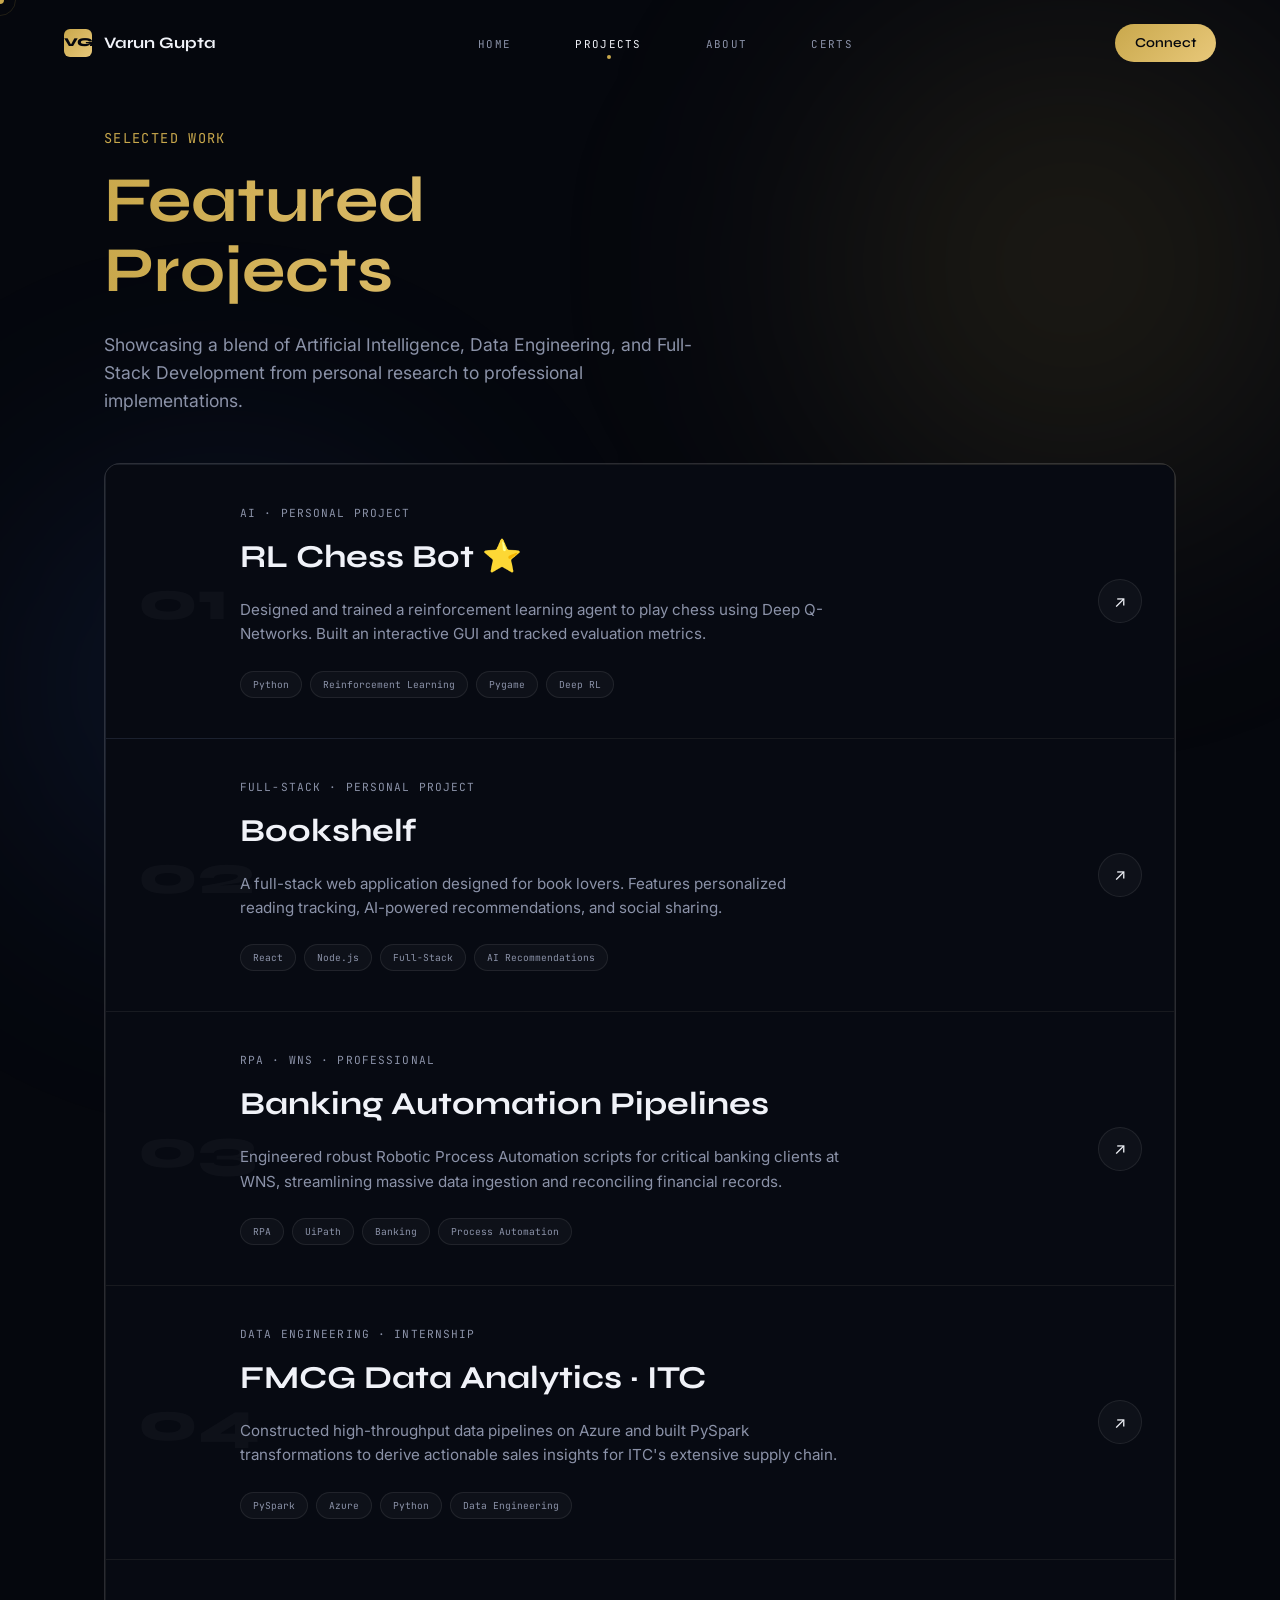
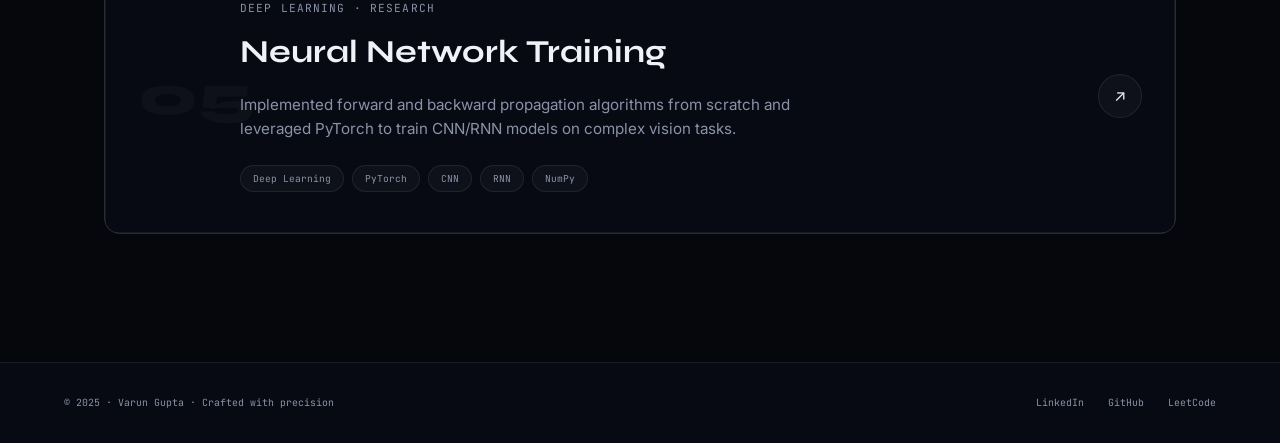
<file: projects.html>
<!DOCTYPE html>
<html lang="en">
<head>
    <meta charset="UTF-8">
    <meta name="viewport" content="width=device-width, initial-scale=1.0">
    <title>Varun Gupta | Projects</title>
    <link rel="stylesheet" href="assets/shared.css">
    <style>
        .projects-container {
            margin-top: 2rem;
            background: var(--glass-border);
            border-radius: 16px;
            padding: 1px; /* To create 1px gap between rows via border */
            display: flex;
            flex-direction: column;
            gap: 1px;
            overflow: hidden;
            border: 1px solid var(--glass-border);
        }
        
        .proj-row {
            display: grid;
            grid-template-columns: 70px 1fr 44px;
            gap: 2rem;
            align-items: center;
            background: var(--bg2);
            padding: 2.5rem 2rem;
            position: relative;
            text-decoration: none;
            color: inherit;
            transition: background 0.4s ease;
        }

        .proj-row:hover {
            background: rgba(255,255,255,0.02);
        }

        .accent-bar {
            position: absolute;
            left: 0; top: 0; bottom: 0;
            width: 2px;
            background: linear-gradient(180deg, var(--gold) 0%, var(--gold-light) 100%);
            opacity: 0;
            transition: opacity 0.3s ease;
        }

        .proj-row:hover .accent-bar {
            opacity: 1;
        }

        .proj-num {
            font-family: var(--font-display);
            font-size: 3.5rem;
            font-weight: 800;
            color: rgba(255,255,255,0.03);
            line-height: 1;
            transition: color 0.3s ease;
        }

        .proj-row:hover .proj-num {
            color: rgba(201,168,76,0.1);
        }

        .proj-main {
            display: flex;
            flex-direction: column;
            gap: 0.5rem;
        }

        .proj-meta {
            font-family: var(--font-mono);
            font-size: 0.7rem;
            color: var(--text2);
            text-transform: uppercase;
            letter-spacing: 0.1em;
        }

        .proj-title {
            font-family: var(--font-display);
            font-size: 2rem;
            font-weight: 700;
            color: var(--text);
            transition: color 0.3s ease;
        }

        .proj-row:hover .proj-title {
            color: var(--gold-light);
        }

        .proj-desc {
            color: var(--text2);
            max-width: 600px;
            font-size: 0.95rem;
            margin: 0.5rem 0 1rem;
        }

        .proj-tags {
            display: flex;
            flex-wrap: wrap;
            gap: 0.5rem;
        }

        .tag-pill {
            padding: 0.3rem 0.75rem;
            background: var(--glass);
            border: 1px solid var(--glass-border);
            border-radius: 20px;
            font-family: var(--font-mono);
            font-size: 0.6rem;
            color: var(--text2);
            transition: background 0.3s ease, color 0.3s ease, border-color 0.3s ease;
        }

        .proj-row:hover .tag-pill {
            background: rgba(201,168,76,0.05);
            color: var(--gold-light);
            border-color: rgba(201,168,76,0.2);
        }

        .proj-arrow {
            width: 44px; height: 44px;
            background: var(--glass);
            border: 1px solid var(--glass-border);
            border-radius: 50%;
            display: flex;
            align-items: center;
            justify-content: center;
            color: var(--text);
            transition: transform 0.3s ease, border-color 0.3s ease, color 0.3s ease, box-shadow 0.3s ease;
        }

        .proj-row:hover .proj-arrow {
            transform: rotate(45deg);
            border-color: var(--gold);
            color: var(--gold);
            box-shadow: 0 0 15px rgba(201,168,76,0.2);
        }

        @media (max-width: 768px) {
            .proj-row {
                grid-template-columns: 1fr;
                gap: 1rem;
                padding: 2rem 1.5rem;
            }
            .proj-num {
                font-size: 2rem;
                position: absolute;
                top: 1rem; right: 1.5rem;
            }
            .proj-arrow { display: none; }
        }
    </style>
</head>
<body>
    <div class="orb orb-gold"></div>
    <div class="orb orb-blue"></div>

    <nav>
        <a href="index.html" class="nav-logo">
            <div class="nav-logo-box">VG</div>
            Varun Gupta
        </a>
        <ul class="nav-links">
            <li><a href="index.html">Home</a></li>
            <li><a href="projects.html" class="active">Projects</a></li>
            <li><a href="about.html">About</a></li>
            <li><a href="certifications.html">Certs</a></li>
        </ul>
        <a href="connect.html" class="nav-connect">Connect</a>
    </nav>

    <main class="page-wrap page-enter">
        <div class="s-label reveal">Selected Work</div>
        <h2 class="s-title reveal rd1">Featured<br>Projects</h2>
        <p class="s-sub reveal rd2">Showcasing a blend of Artificial Intelligence, Data Engineering, and Full-Stack Development from personal research to professional implementations.</p>

        <div class="projects-container reveal rd3">
            <!-- 01 -->
            <a href="https://github.com/varungupta04" target="_blank" class="proj-row">
                <div class="accent-bar"></div>
                <div class="proj-num">01</div>
                <div class="proj-main">
                    <div class="proj-meta">AI · Personal Project</div>
                    <div class="proj-title">RL Chess Bot ⭐</div>
                    <div class="proj-desc">Designed and trained a reinforcement learning agent to play chess using Deep Q-Networks. Built an interactive GUI and tracked evaluation metrics.</div>
                    <div class="proj-tags">
                        <span class="tag-pill">Python</span>
                        <span class="tag-pill">Reinforcement Learning</span>
                        <span class="tag-pill">Pygame</span>
                        <span class="tag-pill">Deep RL</span>
                    </div>
                </div>
                <div class="proj-arrow">↗</div>
            </a>
            
            <!-- 02 -->
            <a href="https://github.com/varungupta04" target="_blank" class="proj-row">
                <div class="accent-bar"></div>
                <div class="proj-num">02</div>
                <div class="proj-main">
                    <div class="proj-meta">Full-Stack · Personal Project</div>
                    <div class="proj-title">Bookshelf</div>
                    <div class="proj-desc">A full-stack web application designed for book lovers. Features personalized reading tracking, AI-powered recommendations, and social sharing.</div>
                    <div class="proj-tags">
                        <span class="tag-pill">React</span>
                        <span class="tag-pill">Node.js</span>
                        <span class="tag-pill">Full-Stack</span>
                        <span class="tag-pill">AI Recommendations</span>
                    </div>
                </div>
                <div class="proj-arrow">↗</div>
            </a>

            <!-- 03 -->
            <a href="https://www.linkedin.com/in/varungupta004/" target="_blank" class="proj-row">
                <div class="accent-bar"></div>
                <div class="proj-num">03</div>
                <div class="proj-main">
                    <div class="proj-meta">RPA · WNS · Professional</div>
                    <div class="proj-title">Banking Automation Pipelines</div>
                    <div class="proj-desc">Engineered robust Robotic Process Automation scripts for critical banking clients at WNS, streamlining massive data ingestion and reconciling financial records.</div>
                    <div class="proj-tags">
                        <span class="tag-pill">RPA</span>
                        <span class="tag-pill">UiPath</span>
                        <span class="tag-pill">Banking</span>
                        <span class="tag-pill">Process Automation</span>
                    </div>
                </div>
                <div class="proj-arrow">↗</div>
            </a>

            <!-- 04 -->
            <a href="https://www.linkedin.com/in/varungupta004/" target="_blank" class="proj-row">
                <div class="accent-bar"></div>
                <div class="proj-num">04</div>
                <div class="proj-main">
                    <div class="proj-meta">Data Engineering · Internship</div>
                    <div class="proj-title">FMCG Data Analytics · ITC</div>
                    <div class="proj-desc">Constructed high-throughput data pipelines on Azure and built PySpark transformations to derive actionable sales insights for ITC's extensive supply chain.</div>
                    <div class="proj-tags">
                        <span class="tag-pill">PySpark</span>
                        <span class="tag-pill">Azure</span>
                        <span class="tag-pill">Python</span>
                        <span class="tag-pill">Data Engineering</span>
                    </div>
                </div>
                <div class="proj-arrow">↗</div>
            </a>

            <!-- 05 -->
            <a href="https://github.com/varungupta04" target="_blank" class="proj-row">
                <div class="accent-bar"></div>
                <div class="proj-num">05</div>
                <div class="proj-main">
                    <div class="proj-meta">Deep Learning · Research</div>
                    <div class="proj-title">Neural Network Training</div>
                    <div class="proj-desc">Implemented forward and backward propagation algorithms from scratch and leveraged PyTorch to train CNN/RNN models on complex vision tasks.</div>
                    <div class="proj-tags">
                        <span class="tag-pill">Deep Learning</span>
                        <span class="tag-pill">PyTorch</span>
                        <span class="tag-pill">CNN</span>
                        <span class="tag-pill">RNN</span>
                        <span class="tag-pill">NumPy</span>
                    </div>
                </div>
                <div class="proj-arrow">↗</div>
            </a>
        </div>
    </main>

    <footer>
        <div class="footer-left">© 2025 · Varun Gupta · Crafted with precision</div>
        <div class="footer-links">
            <a href="https://www.linkedin.com/in/varungupta004/" target="_blank">LinkedIn</a>
            <a href="https://github.com/varungupta04" target="_blank">GitHub</a>
            <a href="https://leetcode.com/u/varun_gupta_04/" target="_blank">LeetCode</a>
        </div>
    </footer>

    <script src="assets/shared.js"></script>
</body>
</html>
</file>
<file: assets/shared.css>
@import url('https://fonts.googleapis.com/css2?family=Syne:wght@400;500;600;700;800&family=Inter:wght@300;400;500&family=JetBrains+Mono:wght@400;500&display=swap');

* {
  margin: 0;
  padding: 0;
  box-sizing: border-box;
}

:root {
  --bg:           #05070d;
  --bg2:          #070a12;
  --glass:        rgba(255,255,255,0.032);
  --glass-border: rgba(255,255,255,0.08);
  --glass-hover:  rgba(255,255,255,0.055);
  --gold:         #c9a84c;
  --gold-light:   #e8c87a;
  --gold-dim:     rgba(201,168,76,0.15);
  --blue:         #3d7fff;
  --text:         #f0f2f8;
  --text2:        #8b92a8;
  --text3:        #4a5168;
  --font-display: 'Syne', sans-serif;
  --font-body:    'Inter', sans-serif;
  --font-mono:    'JetBrains Mono', monospace;
}

body {
  background-color: var(--bg);
  color: var(--text);
  font-family: var(--font-body);
  line-height: 1.6;
  min-height: 100vh;
  overflow-x: hidden;
  cursor: none;
  position: relative;
}



/* Cursor elements */
#cur {
  position: fixed;
  top: 0; left: 0;
  width: 8px; height: 8px;
  background: var(--gold);
  border-radius: 50%;
  pointer-events: none;
  z-index: 9999;
  transform: translate(-50%, -50%);
  transition: background 0.2s ease, width 0.2s ease, height 0.2s ease;
}

#cur-ring {
  position: fixed;
  top: 0; left: 0;
  width: 32px; height: 32px;
  border: 1px solid var(--gold-dim);
  border-radius: 50%;
  pointer-events: none;
  z-index: 9998;
  transform: translate(-50%, -50%);
  transition: border-color 0.2s ease;
}

body.hovering #cur {
  transform: translate(-50%, -50%) scale(3);
  background: var(--blue);
}

body.hovering #cur-ring {
  border-color: var(--blue);
}

/* Overriding a/button cursor behavior globally for JS */
a, button {
  cursor: none;
}

/* Nav styles */
nav {
  position: fixed;
  top: 0; left: 0; width: 100%;
  display: flex;
  justify-content: space-between;
  align-items: center;
  padding: 1.5rem 5%;
  z-index: 1000;
  transition: background 0.3s ease, backdrop-filter 0.3s ease, border-bottom 0.3s ease;
  border-bottom: 1px solid transparent;
}

nav.scrolled {
  background: rgba(5,7,13,0.9);
  backdrop-filter: blur(24px);
  -webkit-backdrop-filter: blur(24px);
  border-bottom: 1px solid var(--glass-border);
}

.nav-logo {
  display: flex;
  align-items: center;
  gap: 0.75rem;
  text-decoration: none;
  color: var(--text);
  font-family: var(--font-display);
  font-weight: 700;
  font-size: 1rem;
}

.nav-logo-box {
  width: 28px; height: 28px;
  background: linear-gradient(135deg, var(--gold) 0%, var(--gold-light) 100%);
  border-radius: 6px;
  display: flex;
  align-items: center;
  justify-content: center;
  color: var(--bg);
  font-family: var(--font-display);
  font-weight: 800;
  font-size: 0.75rem;
}

.nav-links {
  display: flex;
  list-style: none;
  gap: 2rem;
}

.nav-links a {
  text-decoration: none;
  font-family: var(--font-mono);
  font-size: 0.68rem;
  text-transform: uppercase;
  letter-spacing: 0.12em;
  color: var(--text2);
  position: relative;
  transition: color 0.3s ease, background 0.3s ease;
  padding: 0.5rem 1rem;
  border-radius: 20px;
}

.nav-links a:hover {
  color: var(--text);
  background: var(--glass-hover);
}

.nav-links a.active {
  color: var(--text);
}

.nav-links a.active::after {
  content: '';
  position: absolute;
  bottom: 0px; left: 50%;
  transform: translateX(-50%);
  width: 4px; height: 4px;
  background: var(--gold);
  border-radius: 50%;
}

.nav-connect {
  text-decoration: none;
  background: linear-gradient(135deg, var(--gold) 0%, var(--gold-light) 100%);
  color: var(--bg);
  padding: 0.5rem 1.25rem;
  border-radius: 20px;
  font-family: var(--font-display);
  font-weight: 600;
  font-size: 0.85rem;
  transition: opacity 0.3s ease, transform 0.3s ease;
}

.nav-connect:hover {
  opacity: 0.9;
  transform: translateY(-1px);
}

/* Footer styles */
footer {
  border-top: 1px solid var(--glass-border);
  background: var(--bg2);
  padding: 2rem 5%;
  display: flex;
  justify-content: space-between;
  align-items: center;
  font-family: var(--font-mono);
  font-size: 0.62rem;
  color: var(--text2);
  margin-top: 4rem;
}

.footer-links {
  display: flex;
  gap: 1.5rem;
}

.footer-links a {
  color: var(--text2);
  text-decoration: none;
  transition: color 0.3s ease;
}

.footer-links a:hover {
  color: var(--gold);
}

/* Section Layout Helpers */
.page-wrap {
  min-height: 100vh;
  padding: 8rem 5% 4rem;
  max-width: 1200px;
  margin: 0 auto;
}

.s-label {
  font-family: var(--font-mono);
  color: var(--gold);
  font-size: 0.85rem;
  margin-bottom: 1rem;
  letter-spacing: 0.1em;
  text-transform: uppercase;
}

.s-title {
  font-family: var(--font-display);
  font-size: clamp(2.5rem, 5vw, 4.5rem);
  font-weight: 700;
  line-height: 1.1;
  margin-bottom: 1.5rem;
  background: linear-gradient(90deg, var(--gold) 0%, var(--gold-light) 50%, #f5dfa0 100%);
  -webkit-background-clip: text;
  -webkit-text-fill-color: transparent;
  background-clip: text;
}

.s-sub {
  color: var(--text2);
  font-size: 1.1rem;
  max-width: 600px;
  margin-bottom: 3rem;
}

/* Flowy Background Animations */
@keyframes float1 {
  0% { transform: translate(0, 0) scale(1); }
  33% { transform: translate(-40px, 60px) scale(1.1); }
  66% { transform: translate(50px, -50px) scale(0.95); }
  100% { transform: translate(0, 0) scale(1); }
}

@keyframes float2 {
  0% { transform: translate(0, 0) scale(1); }
  33% { transform: translate(60px, -40px) scale(0.9); }
  66% { transform: translate(-50px, 50px) scale(1.15); }
  100% { transform: translate(0, 0) scale(1); }
}

/* Orbs */
.orb {
  position: fixed;
  border-radius: 50%;
  pointer-events: none;
  z-index: -1;
  filter: blur(100px);
}

.orb-gold {
  width: 70vw; height: 70vw;
  max-width: 800px; max-height: 800px;
  top: -15%; right: -15%;
  background: radial-gradient(circle, rgba(201,168,76,0.15) 0%, transparent 70%);
  animation: float1 22s ease-in-out infinite;
}

.orb-blue {
  width: 60vw; height: 60vw;
  max-width: 700px; max-height: 700px;
  bottom: -15%; left: -10%;
  background: radial-gradient(circle, rgba(61,127,255,0.12) 0%, transparent 70%);
  animation: float2 28s ease-in-out infinite reverse;
}

/* Glass card base */
.glass-card {
  background: rgba(255, 255, 255, 0.025);
  backdrop-filter: blur(32px);
  -webkit-backdrop-filter: blur(32px);
  border: 1px solid rgba(255, 255, 255, 0.06);
  border-radius: 16px;
  padding: 2rem;
  box-shadow: 0 8px 32px 0 rgba(0, 0, 0, 0.3);
  transition: border-color 0.4s ease, transform 0.4s cubic-bezier(0.175, 0.885, 0.32, 1.275), box-shadow 0.4s ease, background 0.4s ease;
}

.glass-card:hover {
  border-color: rgba(201,168,76,0.35);
  transform: translateY(-6px);
  background: rgba(255, 255, 255, 0.035);
  box-shadow: 0 16px 48px 0 rgba(0, 0, 0, 0.4), 0 0 25px 0 rgba(201,168,76,0.08);
}

/* Buttons */
.btn-gold {
  display: inline-flex;
  align-items: center;
  justify-content: center;
  background: linear-gradient(135deg, var(--gold) 0%, var(--gold-light) 100%);
  color: var(--bg);
  padding: 0.85rem 1.75rem;
  border-radius: 30px;
  text-decoration: none;
  font-family: var(--font-display);
  font-weight: 600;
  font-size: 1rem;
  transition: opacity 0.3s ease, transform 0.3s ease;
  border: none;
}

.btn-gold:hover {
  opacity: 0.9;
  transform: translateY(-2px);
}

.btn-outline {
  display: inline-flex;
  align-items: center;
  justify-content: center;
  background: transparent;
  color: var(--text);
  padding: 0.85rem 1.75rem;
  border-radius: 30px;
  text-decoration: none;
  font-family: var(--font-display);
  font-weight: 600;
  font-size: 1rem;
  border: 1px solid var(--glass-border);
  transition: border-color 0.3s ease, background 0.3s ease;
}

.btn-outline:hover {
  border-color: var(--gold-light);
  background: var(--glass-hover);
}

/* Utilities */
.gradient-text {
  background: linear-gradient(90deg, var(--gold) 0%, var(--gold-light) 50%, #f5dfa0 100%);
  -webkit-background-clip: text;
  -webkit-text-fill-color: transparent;
  background-clip: text;
}
.mono {font-family: var(--font-mono);}
.syne {font-family: var(--font-display);}

/* Animations */
@keyframes fadeUp {
  from { opacity: 0; transform: translateY(30px); }
  to { opacity: 1; transform: translateY(0); }
}

@keyframes fadeIn {
  from { opacity: 0; }
  to { opacity: 1; }
}

@keyframes blink {
  0%, 100% { opacity: 1; }
  50% { opacity: 0.3; }
}

@keyframes scrollAnim {
  0% { transform: translateY(0); opacity: 1; }
  100% { transform: translateY(8px); opacity: 0; }
}

/* Reveal system */
.reveal {
  opacity: 0;
  transform: translateY(20px);
  transition: opacity 0.6s ease, transform 0.6s ease;
  will-change: transform, opacity;
}

.reveal.visible {
  opacity: 1;
  transform: translateY(0);
}

.rd1 { transition-delay: 0.1s; }
.rd2 { transition-delay: 0.2s; }
.rd3 { transition-delay: 0.3s; }
.rd4 { transition-delay: 0.4s; }

.page-enter {
  animation: fadeUp 0.6s ease forwards;
}

/* Responsive */
@media (max-width: 900px) {
  .nav-links { display: none; }
  .page-wrap { padding-top: 6rem; }
  footer { flex-direction: column; gap: 1rem; text-align: center; }
  .s-title { font-size: 2.5rem; }
}
</file>
